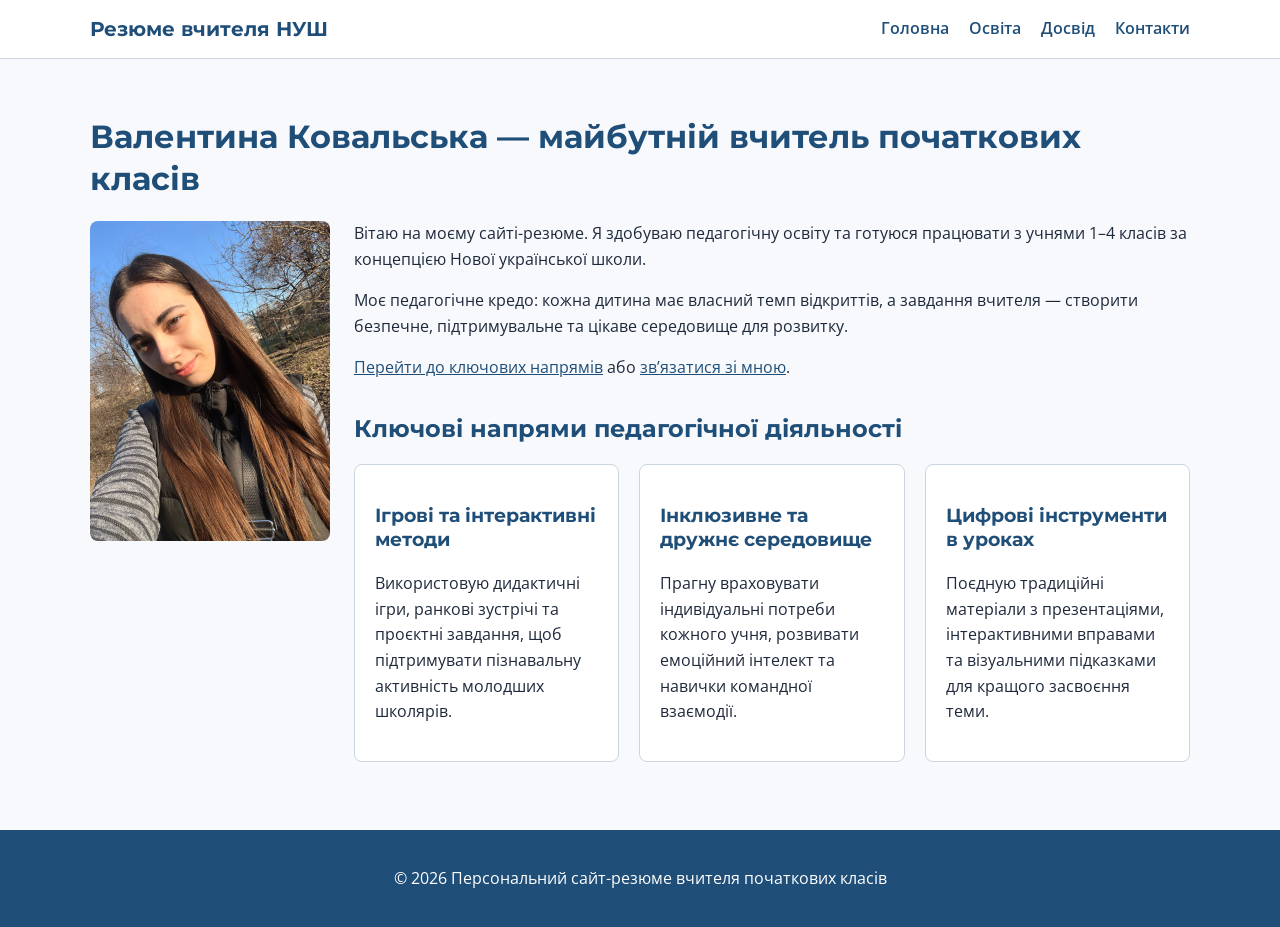
<file: index.html>
<!DOCTYPE html>
<html lang="uk">
<head>
  <meta charset="UTF-8">
  <meta name="viewport" content="width=device-width, initial-scale=1.0">
  <title>Головна — Сайт-резюме вчителя початкових класів</title>
  <link rel="preconnect" href="https://fonts.googleapis.com">
  <link rel="preconnect" href="https://fonts.gstatic.com" crossorigin>
  <link href="https://fonts.googleapis.com/css2?family=Montserrat:wght@500;700&family=Open+Sans:wght@400;600&display=swap" rel="stylesheet">
  <link rel="stylesheet" href="css/normalize.css">
  <link rel="stylesheet" href="css/style.css">
</head>
<body>
  <header class="site-header">
    <div class="container">
      <a class="logo" href="index.html">Резюме вчителя НУШ</a>
      <nav class="site-nav" aria-label="Головна навігація">
        <ul class="nav-list">
          <li><a href="index.html">Головна</a></li>
          <li><a href="education.html">Освіта</a></li>
          <li><a href="experience.html">Досвід</a></li>
          <li><a href="contacts.html">Контакти</a></li>
        </ul>
      </nav>
    </div>
  </header>

  <main class="site-main">
    <div class="container">
      <section class="hero-section" id="about-me">
        <h1>Валентина Ковальська — майбутній вчитель початкових класів</h1>
        <img class="float-photo" src="images/teacher.jpg" alt="Портрет майбутнього вчителя початкових класів">
        <p>Вітаю на моєму сайті-резюме. Я здобуваю педагогічну освіту та готуюся працювати з учнями 1–4 класів за концепцією Нової української школи.</p>
        <p>Моє педагогічне кредо: кожна дитина має власний темп відкриттів, а завдання вчителя — створити безпечне, підтримувальне та цікаве середовище для розвитку.</p>
        <p><a href="#key-directions">Перейти до ключових напрямів</a> або <a href="contacts.html">зв’язатися зі мною</a>.</p>
      </section>

      <section class="directions-section" id="key-directions">
        <h2>Ключові напрями педагогічної діяльності</h2>
        <div class="cards-grid">
          <article class="info-card">
            <h3>Ігрові та інтерактивні методи</h3>
            <p>Використовую дидактичні ігри, ранкові зустрічі та проєктні завдання, щоб підтримувати пізнавальну активність молодших школярів.</p>
          </article>
          <article class="info-card">
            <h3>Інклюзивне та дружнє середовище</h3>
            <p>Прагну враховувати індивідуальні потреби кожного учня, розвивати емоційний інтелект та навички командної взаємодії.</p>
          </article>
          <article class="info-card">
            <h3>Цифрові інструменти в уроках</h3>
            <p>Поєдную традиційні матеріали з презентаціями, інтерактивними вправами та візуальними підказками для кращого засвоєння теми.</p>
          </article>
        </div>
      </section>
    </div>
  </main>

  <footer class="site-footer">
    <div class="container">
      <p>&copy; 2026 Персональний сайт-резюме вчителя початкових класів</p>
    </div>
  </footer>
</body>
</html>
</file>
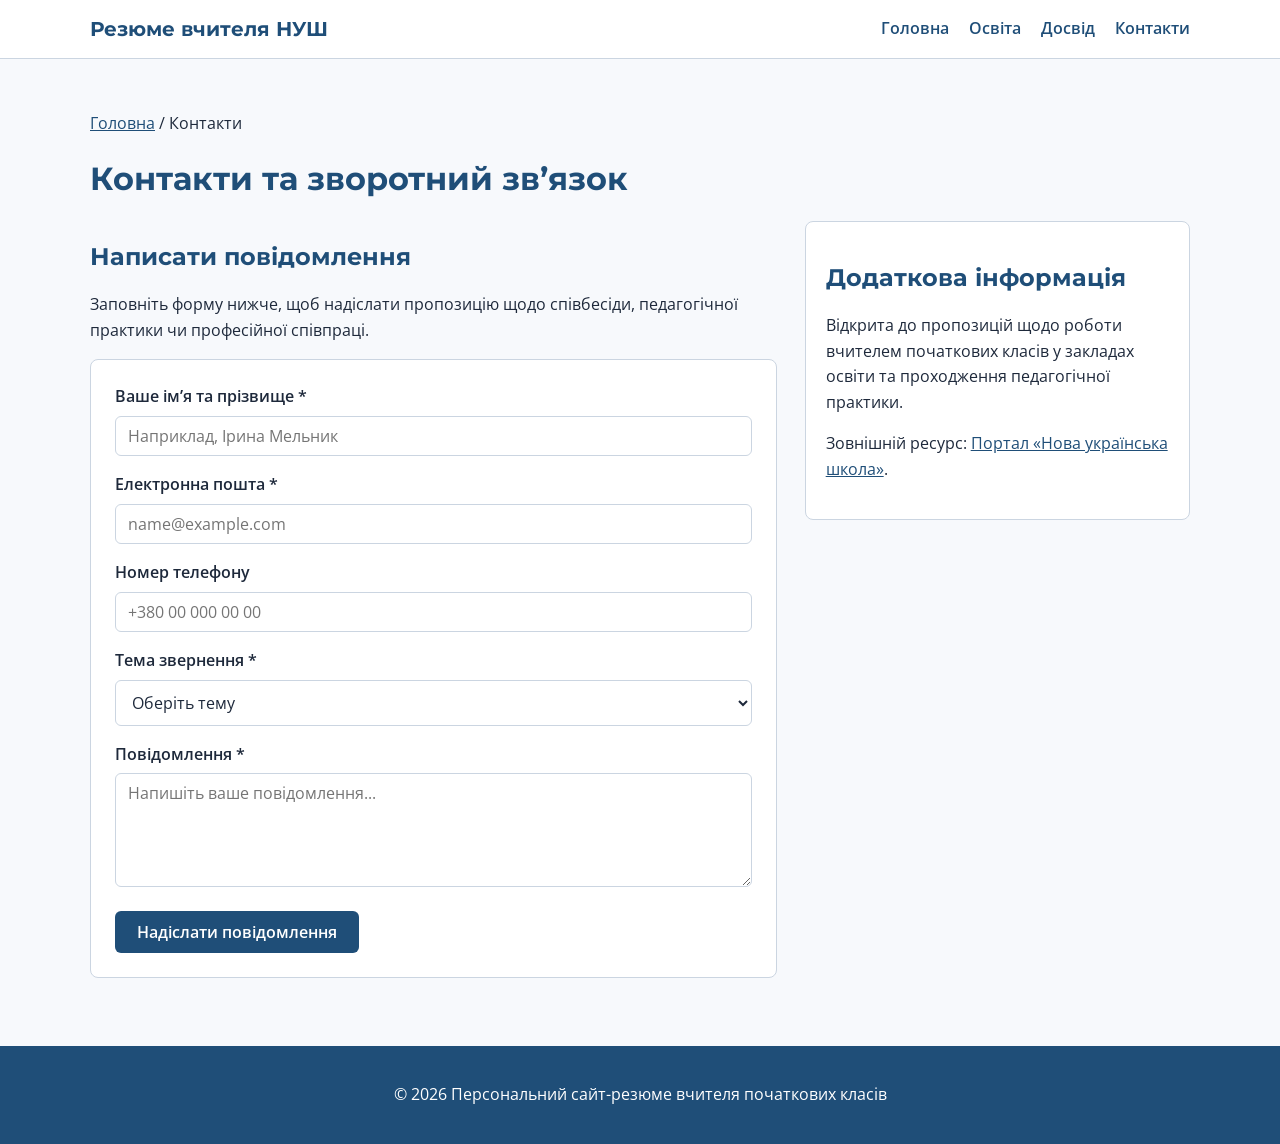
<file: contacts.html>
<!DOCTYPE html>
<html lang="uk">
<head>
  <meta charset="UTF-8">
  <meta name="viewport" content="width=device-width, initial-scale=1.0">
  <title>Контакти — Сайт-резюме вчителя початкових класів</title>
  <link rel="preconnect" href="https://fonts.googleapis.com">
  <link rel="preconnect" href="https://fonts.gstatic.com" crossorigin>
  <link href="https://fonts.googleapis.com/css2?family=Montserrat:wght@500;700&family=Open+Sans:wght@400;600&display=swap" rel="stylesheet">
  <link rel="stylesheet" href="css/normalize.css">
  <link rel="stylesheet" href="css/style.css">
</head>
<body>
  <header class="site-header">
    <div class="container">
      <a class="logo" href="index.html">Резюме вчителя НУШ</a>
      <nav class="site-nav" aria-label="Головна навігація">
        <ul class="nav-list">
          <li><a href="index.html">Головна</a></li>
          <li><a href="education.html">Освіта</a></li>
          <li><a href="experience.html">Досвід</a></li>
          <li><a href="contacts.html">Контакти</a></li>
        </ul>
      </nav>
    </div>
  </header>

  <main class="site-main">
    <div class="container">
      <nav aria-label="Хлібні крихти">
        <p><a href="index.html">Головна</a> / Контакти</p>
      </nav>
      <h1 class="animated-title">Контакти та зворотний зв’язок</h1>

      <div class="content-layout">
        <section class="main-column">
          <h2>Написати повідомлення</h2>
          <p>Заповніть форму нижче, щоб надіслати пропозицію щодо співбесіди, педагогічної практики чи професійної співпраці.</p>

          <form class="contact-form" id="feedback-form">
            <div class="form-group">
              <label for="sender-name">Ваше ім’я та прізвище *</label>
              <input type="text" id="sender-name" name="sender-name" placeholder="Наприклад, Ірина Мельник" required>
            </div>

            <div class="form-group">
              <label for="sender-email">Електронна пошта *</label>
              <input type="email" id="sender-email" name="sender-email" placeholder="name@example.com" required>
            </div>

            <div class="form-group">
              <label for="sender-phone">Номер телефону</label>
              <input type="tel" id="sender-phone" name="sender-phone" placeholder="+380 00 000 00 00">
            </div>

            <div class="form-group">
              <label for="topic-select">Тема звернення *</label>
              <select id="topic-select" name="topic-select" required>
                <option value="">Оберіть тему</option>
                <option value="vacancy">Пропозиція роботи / співбесіда</option>
                <option value="practice">Педагогічна практика</option>
                <option value="collaboration">Методична співпраця</option>
              </select>
            </div>

            <div class="form-group">
              <label for="sender-message">Повідомлення *</label>
              <textarea id="sender-message" name="sender-message" rows="5" placeholder="Напишіть ваше повідомлення..." required></textarea>
            </div>

            <button class="submit-btn" type="submit">Надіслати повідомлення</button>
          </form>

          <p class="form-status" id="form-status" role="status" aria-live="polite"></p>
        </section>

        <aside class="sidebar-box">
          <h2>Додаткова інформація</h2>
          <p>Відкрита до пропозицій щодо роботи вчителем початкових класів у закладах освіти та проходження педагогічної практики.</p>
          <p>Зовнішній ресурс: <a href="https://nus.org.ua/" target="_blank" rel="noopener noreferrer">Портал «Нова українська школа»</a>.</p>
        </aside>
      </div>
    </div>
  </main>

  <footer class="site-footer">
    <div class="container">
      <p>&copy; 2026 Персональний сайт-резюме вчителя початкових класів</p>
    </div>
  </footer>

  <script>
    const feedbackForm = document.getElementById("feedback-form");
    const formStatus = document.getElementById("form-status");

    if (feedbackForm && formStatus) {
      feedbackForm.addEventListener("submit", function (event) {
        event.preventDefault();

        if (!feedbackForm.checkValidity()) {
          feedbackForm.reportValidity();
          return;
        }

        const senderName = document.getElementById("sender-name").value.trim();
        formStatus.textContent = "Дякуємо, " + senderName + "! Ваше повідомлення перевірено та підготовлено до відправлення.";
        formStatus.classList.add("is-visible");
        feedbackForm.reset();
      });
    }
  </script>
</body>
</html>
</file>
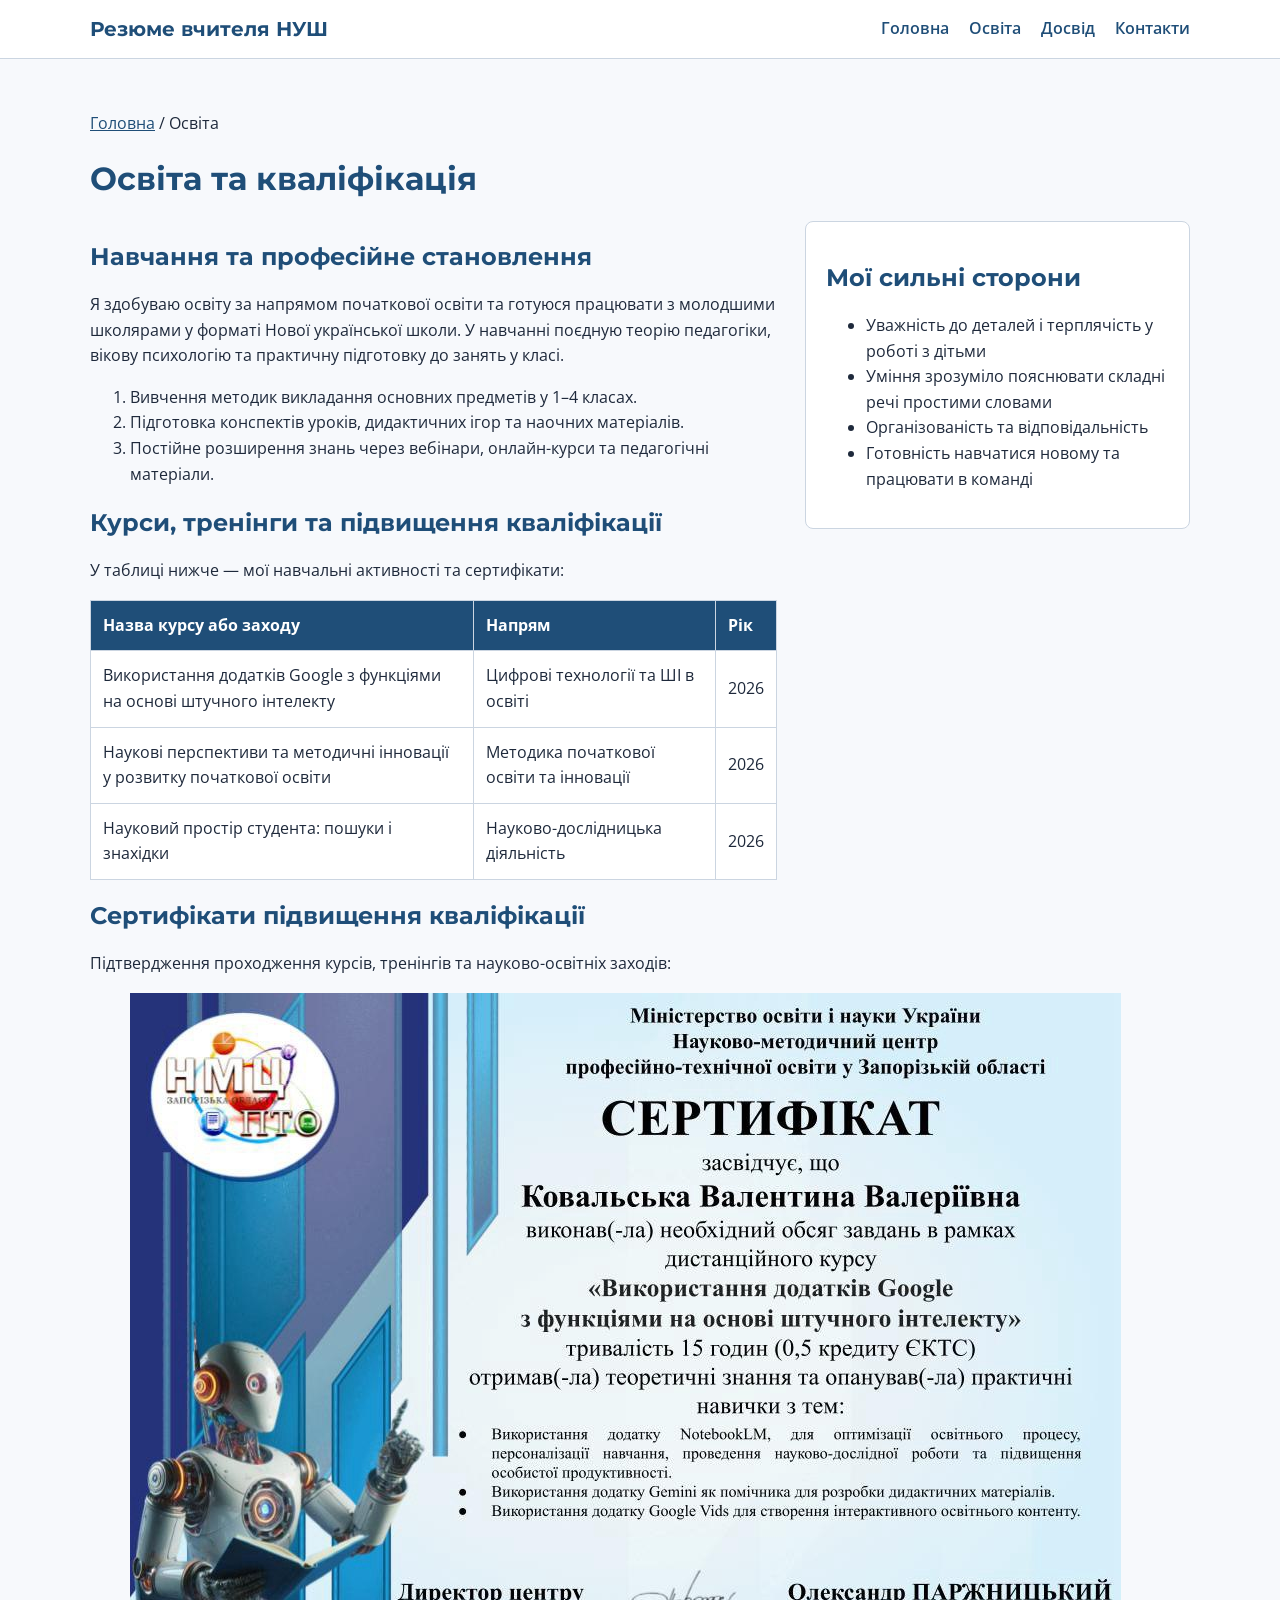
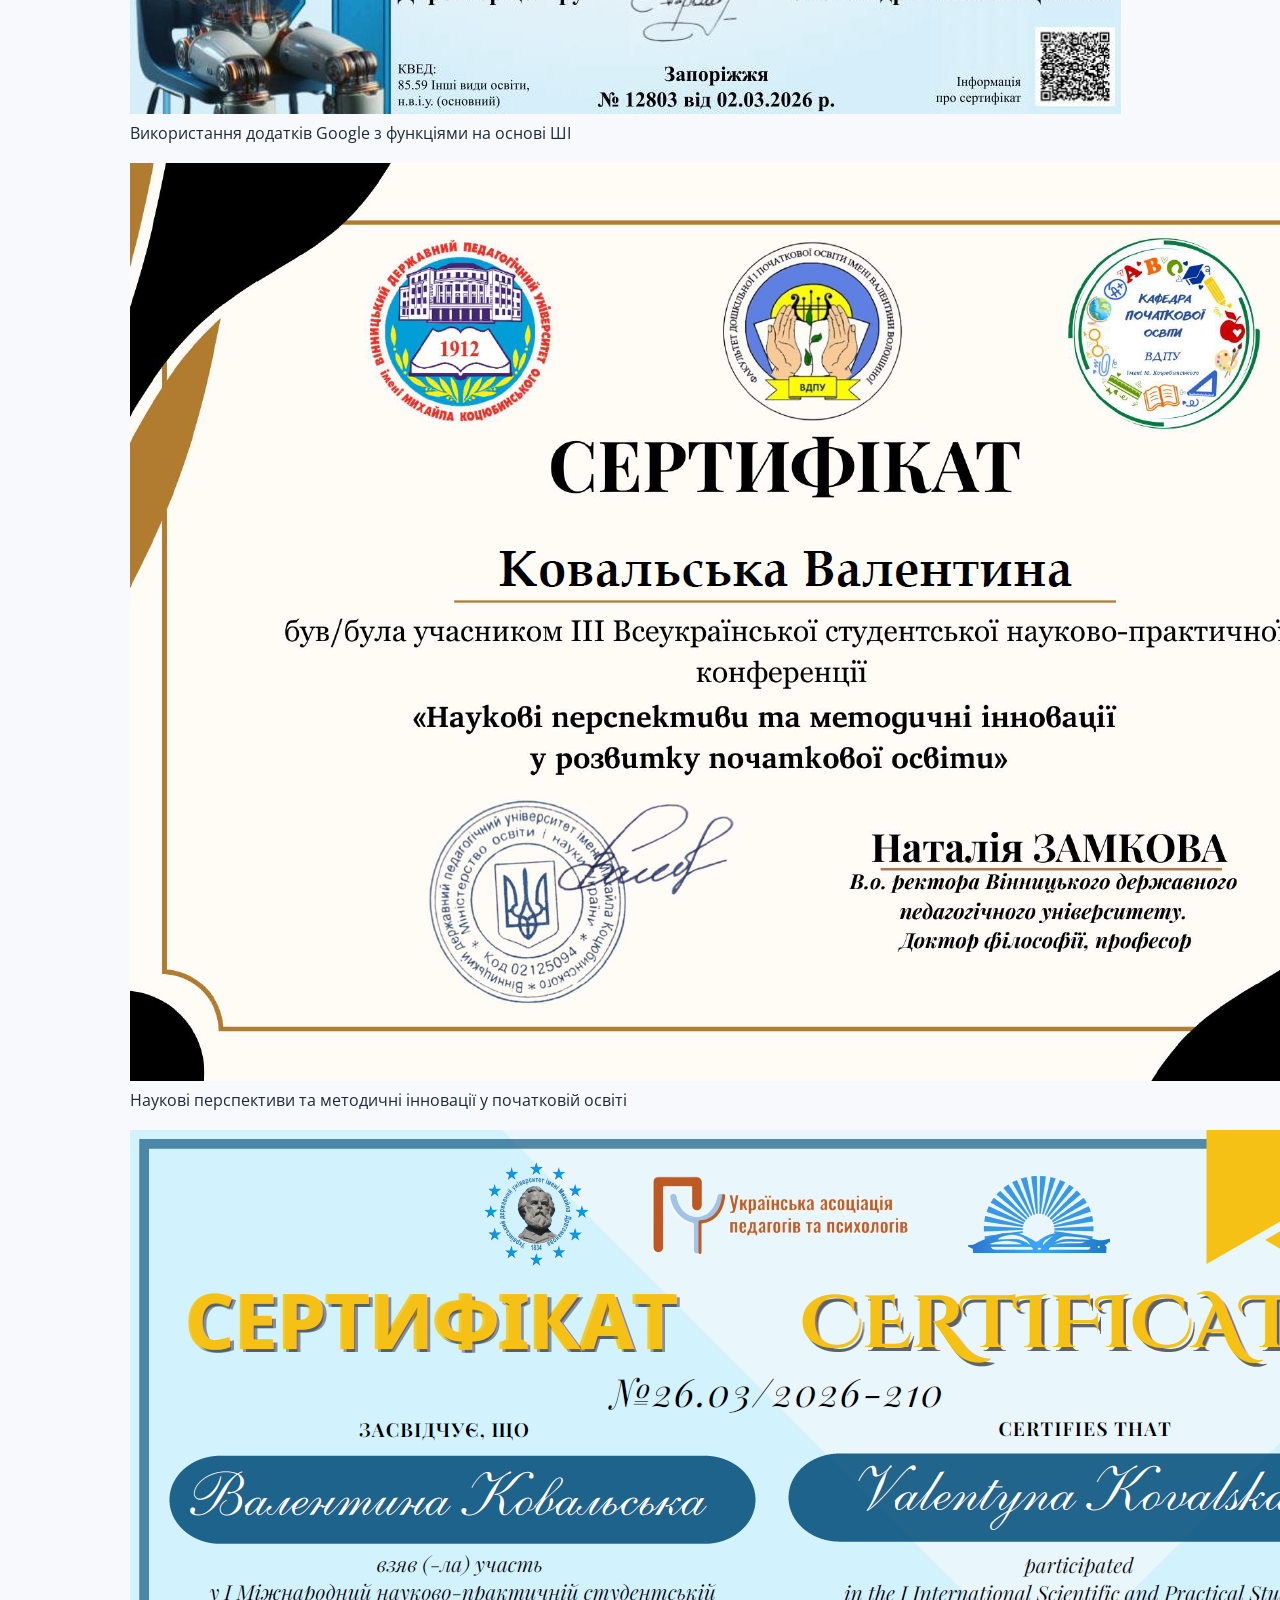
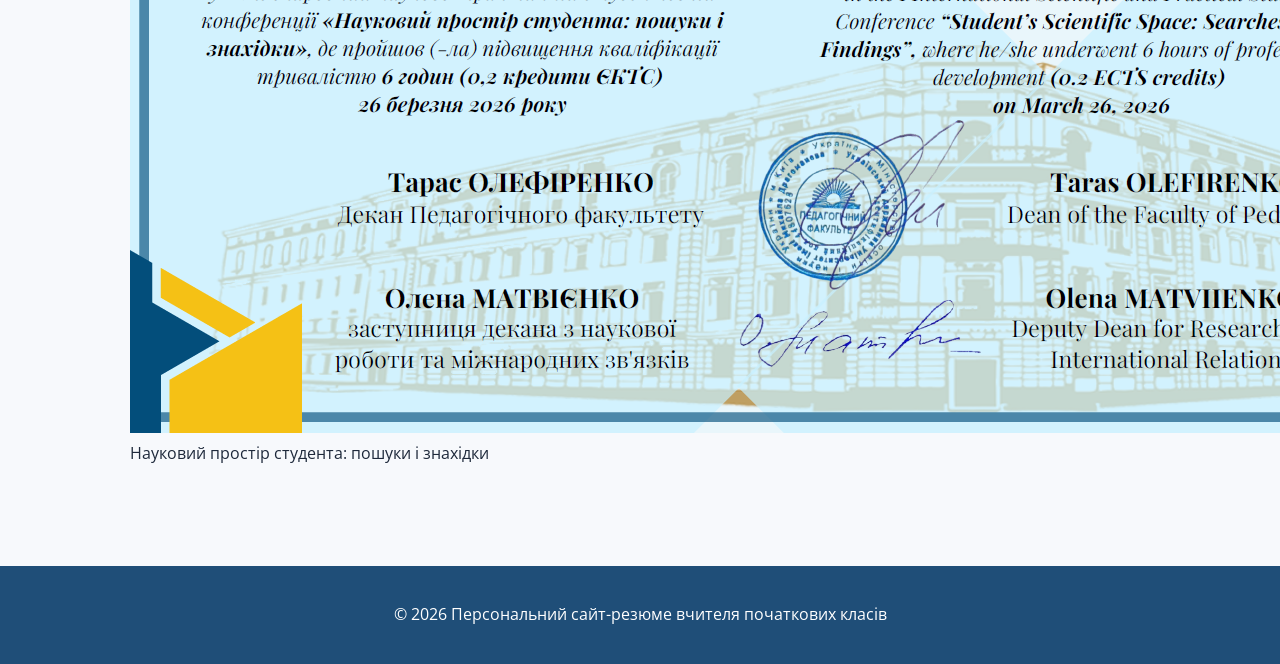
<file: education.html>
<!DOCTYPE html>
<html lang="uk">
<head>
  <meta charset="UTF-8">
  <meta name="viewport" content="width=device-width, initial-scale=1.0">
  <title>Освіта — Сайт-резюме вчителя початкових класів</title>
  <link rel="preconnect" href="https://fonts.googleapis.com">
  <link rel="preconnect" href="https://fonts.gstatic.com" crossorigin>
  <link href="https://fonts.googleapis.com/css2?family=Montserrat:wght@500;700&family=Open+Sans:wght@400;600&display=swap" rel="stylesheet">
  <link rel="stylesheet" href="css/normalize.css">
  <link rel="stylesheet" href="css/style.css">
</head>
<body>
  <header class="site-header">
    <div class="container">
      <a class="logo" href="index.html">Резюме вчителя НУШ</a>
      <nav class="site-nav" aria-label="Головна навігація">
        <ul class="nav-list">
          <li><a href="index.html">Головна</a></li>
          <li><a href="education.html">Освіта</a></li>
          <li><a href="experience.html">Досвід</a></li>
          <li><a href="contacts.html">Контакти</a></li>
        </ul>
      </nav>
    </div>
  </header>

  <main class="site-main">
    <div class="container">
      <nav aria-label="Хлібні крихти">
        <p><a href="index.html">Головна</a> / Освіта</p>
      </nav>
      <h1>Освіта та кваліфікація</h1>

      <div class="content-layout">
        <section class="main-column">
          <h2>Навчання та професійне становлення</h2>
          <p>Я здобуваю освіту за напрямом початкової освіти та готуюся працювати з молодшими школярами у форматі Нової української школи. У навчанні поєдную теорію педагогіки, вікову психологію та практичну підготовку до занять у класі.</p>
          <ol>
            <li>Вивчення методик викладання основних предметів у 1–4 класах.</li>
            <li>Підготовка конспектів уроків, дидактичних ігор та наочних матеріалів.</li>
            <li>Постійне розширення знань через вебінари, онлайн-курси та педагогічні матеріали.</li>
          </ol>

          <h2>Курси, тренінги та підвищення кваліфікації</h2>
          <p>У таблиці нижче — мої навчальні активності та сертифікати:</p>
          <table class="data-table">
            <thead>
              <tr>
                <th>Назва курсу або заходу</th>
                <th>Напрям</th>
                <th>Рік</th>
              </tr>
            </thead>
            <tbody>
              <tr>
                <td>Використання додатків Google з функціями на основі штучного інтелекту</td>
                <td>Цифрові технології та ШІ в освіті</td>
                <td>2026</td>
              </tr>
              <tr>
                <td>Наукові перспективи та методичні інновації у розвитку початкової освіти</td>
                <td>Методика початкової освіти та інновації</td>
                <td>2026</td>
              </tr>
              <tr>
                <td>Науковий простір студента: пошуки і знахідки</td>
                <td>Науково-дослідницька діяльність</td>
                <td>2026</td>
              </tr>
            </tbody>
          </table>
<section>
        <h2>Сертифікати підвищення кваліфікації</h2>
        <p>Підтвердження проходження курсів, тренінгів та науково-освітніх заходів:</p>
        <div class="certificates-grid">
          <figure class="certificate-card">
            <img src="images/cert-1.jpg" alt="Сертифікат: Використання додатків Google з функціями на основі штучного інтелекту">
            <figcaption>Використання додатків Google з функціями на основі ШІ</figcaption>
          </figure>

          <figure class="certificate-card">
            <img src="images/cert-2.png" alt="Сертифікат: Наукові перспективи та методичні інновації у розвитку початкової освіти">
            <figcaption>Наукові перспективи та методичні інновації у початковій освіті</figcaption>
          </figure>

          <figure class="certificate-card">
            <img src="images/cert-3.png" alt="Сертифікат: Науковий простір студента: пошуки і знахідки">
            <figcaption>Науковий простір студента: пошуки і знахідки</figcaption>
          </figure>
        </div>
      </section>
        </section>

        <aside class="sidebar-box">
          <h2>Мої сильні сторони</h2>
          <ul>
            <li>Уважність до деталей і терплячість у роботі з дітьми</li>
            <li>Уміння зрозуміло пояснювати складні речі простими словами</li>
            <li>Організованість та відповідальність</li>
            <li>Готовність навчатися новому та працювати в команді</li>
          </ul>
        </aside>
      </div>
    </div>
  </main>

  <footer class="site-footer">
    <div class="container">
      <p>&copy; 2026 Персональний сайт-резюме вчителя початкових класів</p>
    </div>
  </footer>
</body>
</html>
</file>
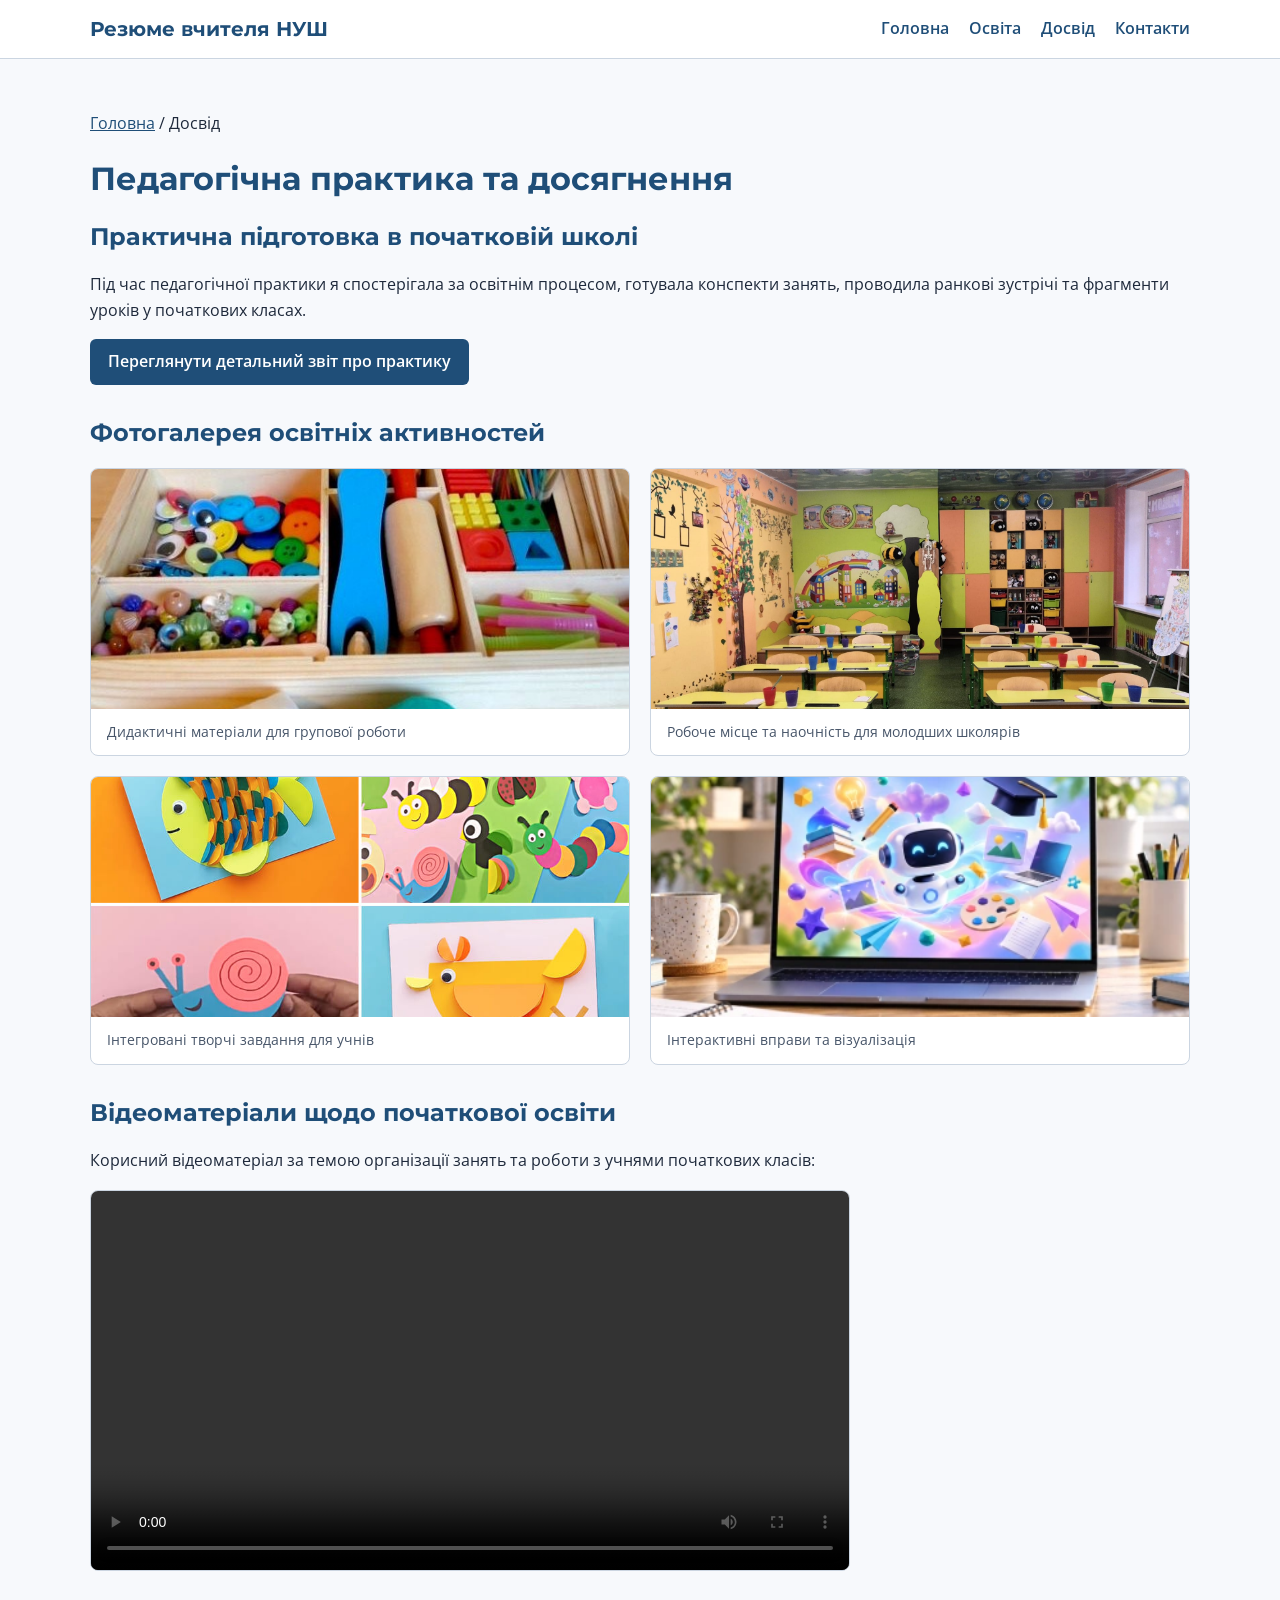
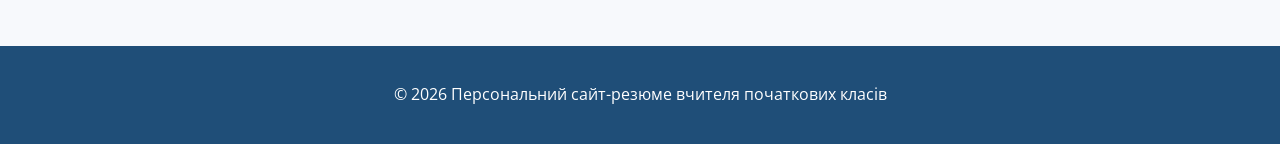
<file: experience.html>
<!DOCTYPE html>
<html lang="uk">
<head>
  <meta charset="UTF-8">
  <meta name="viewport" content="width=device-width, initial-scale=1.0">
  <title>Досвід — Сайт-резюме вчителя початкових класів</title>
  <link rel="preconnect" href="https://fonts.googleapis.com">
  <link rel="preconnect" href="https://fonts.gstatic.com" crossorigin>
  <link href="https://fonts.googleapis.com/css2?family=Montserrat:wght@500;700&family=Open+Sans:wght@400;600&display=swap" rel="stylesheet">
  <link rel="stylesheet" href="css/normalize.css">
  <link rel="stylesheet" href="css/style.css">
</head>
<body>
  <header class="site-header">
    <div class="container">
      <a class="logo" href="index.html">Резюме вчителя НУШ</a>
      <nav class="site-nav" aria-label="Головна навігація">
        <ul class="nav-list">
          <li><a href="index.html">Головна</a></li>
          <li><a href="education.html">Освіта</a></li>
          <li><a href="experience.html">Досвід</a></li>
          <li><a href="contacts.html">Контакти</a></li>
        </ul>
      </nav>
    </div>
  </header>

  <main class="site-main">
    <div class="container">
      <nav aria-label="Хлібні крихти">
        <p><a href="index.html">Головна</a> / Досвід</p>
      </nav>
      <h1>Педагогічна практика та досягнення</h1>

      <section>
        <h2>Практична підготовка в початковій школі</h2>
        <p>Під час педагогічної практики я спостерігала за освітнім процесом, готувала конспекти занять, проводила ранкові зустрічі та фрагменти уроків у початкових класах.</p>
        <p><a class="btn-link" href="practice-details.html">Переглянути детальний звіт про практику</a></p>
      </section>

      <section>
        <h2>Фотогалерея освітніх активностей</h2>
        <div class="photo-gallery">
          <figure class="gallery-item">
            <img src="images/gallery-1.jpg" alt="Підготовка дидактичних карток для уроку">
            <figcaption>Дидактичні матеріали для групової роботи</figcaption>
          </figure>
          <figure class="gallery-item">
            <img src="images/gallery-2.jpg" alt="Організація навчального простору в класі">
            <figcaption>Робоче місце та наочність для молодших школярів</figcaption>
          </figure>
          <figure class="gallery-item">
            <img src="images/gallery-3.jpg" alt="Творчі завдання з курсу Я досліджую світ">
            <figcaption>Інтегровані творчі завдання для учнів</figcaption>
          </figure>
          <figure class="gallery-item">
            <img src="images/gallery-4.jpg" alt="Використання цифрових матеріалів на занятті">
            <figcaption>Інтерактивні вправи та візуалізація</figcaption>
          </figure>
        </div>
      </section>

     <section>
        <h2>Відеоматеріали щодо початкової освіти</h2>
        <p>Корисний відеоматеріал за темою організації занять та роботи з учнями початкових класів:</p>
       <div class="video-wrapper">
  <video controls preload="metadata">
    <source src="video/lesson-fragment.mp4" type="video/mp4">
    Ваш браузер не підтримує відтворення відео.
  </video>
</div>
      </section>
    </div>
  </main>

  <footer class="site-footer">
    <div class="container">
      <p>&copy; 2026 Персональний сайт-резюме вчителя початкових класів</p>
    </div>
  </footer>
</body>
</html>
</file>
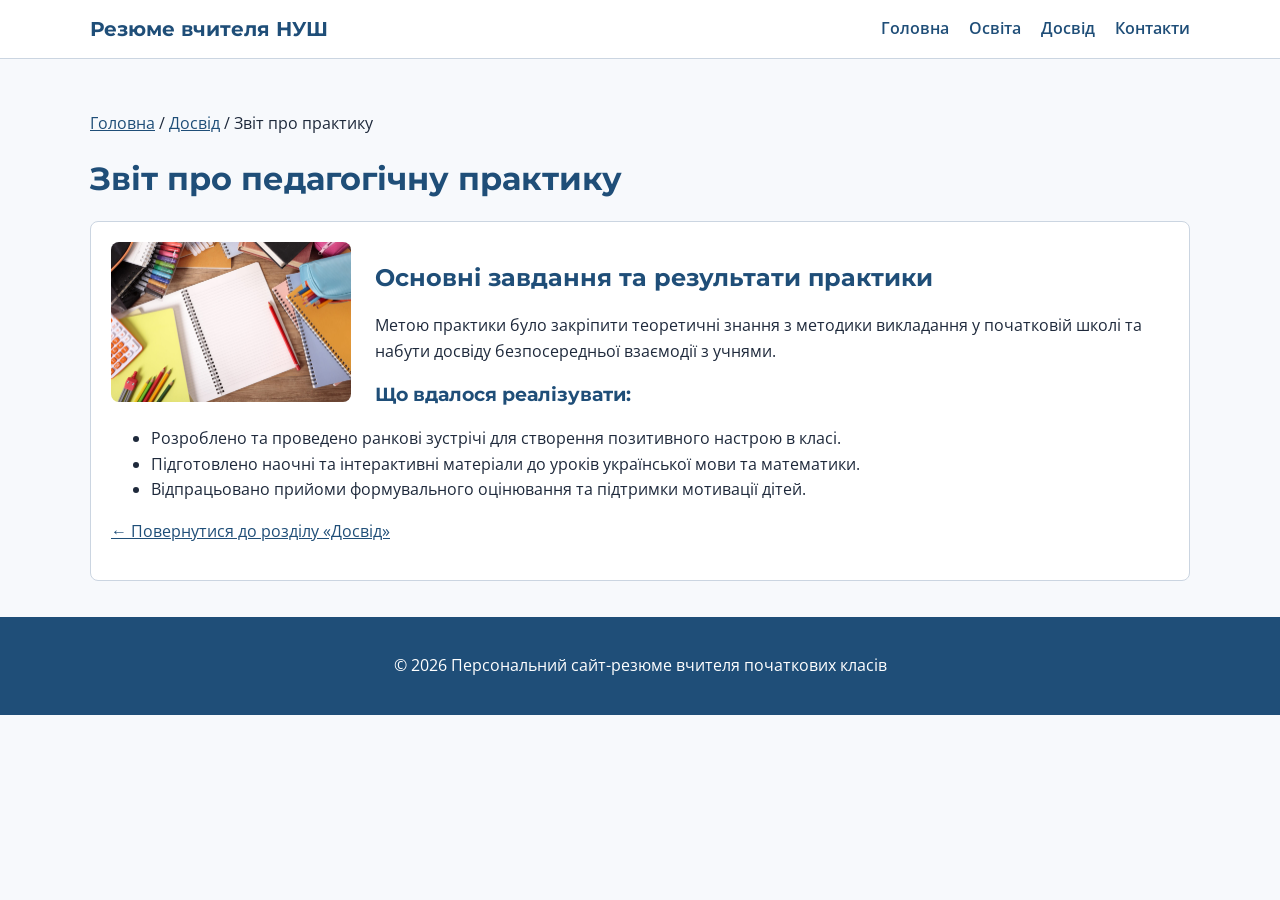
<file: practice-details.html>
<!DOCTYPE html>
<html lang="uk">
<head>
  <meta charset="UTF-8">
  <meta name="viewport" content="width=device-width, initial-scale=1.0">
  <title>Звіт про практику — Сайт-резюме вчителя початкових класів</title>
  <link rel="preconnect" href="https://fonts.googleapis.com">
  <link rel="preconnect" href="https://fonts.gstatic.com" crossorigin>
  <link href="https://fonts.googleapis.com/css2?family=Montserrat:wght@500;700&family=Open+Sans:wght@400;600&display=swap" rel="stylesheet">
  <link rel="stylesheet" href="css/normalize.css">
  <link rel="stylesheet" href="css/style.css">
</head>
<body>
  <header class="site-header">
    <div class="container">
      <a class="logo" href="index.html">Резюме вчителя НУШ</a>
      <nav class="site-nav" aria-label="Головна навігація">
        <ul class="nav-list">
          <li><a href="index.html">Головна</a></li>
          <li><a href="education.html">Освіта</a></li>
          <li><a href="experience.html">Досвід</a></li>
          <li><a href="contacts.html">Контакти</a></li>
        </ul>
      </nav>
    </div>
  </header>

  <main class="site-main">
    <div class="container">
      <nav aria-label="Хлібні крихти">
        <p><a href="index.html">Головна</a> / <a href="experience.html">Досвід</a> / Звіт про практику</p>
      </nav>
      <h1>Звіт про педагогічну практику</h1>

      <article class="info-card">
        <img class="float-photo" src="images/practice-1.jpg" alt="Матеріали до ранкової зустрічі в початкових класах">
        <h2>Основні завдання та результати практики</h2>
        <p>Метою практики було закріпити теоретичні знання з методики викладання у початковій школі та набути досвіду безпосередньої взаємодії з учнями.</p>
        <h3>Що вдалося реалізувати:</h3>
        <ul>
          <li>Розроблено та проведено ранкові зустрічі для створення позитивного настрою в класі.</li>
          <li>Підготовлено наочні та інтерактивні матеріали до уроків української мови та математики.</li>
          <li>Відпрацьовано прийоми формувального оцінювання та підтримки мотивації дітей.</li>
        </ul>
        <p><a href="experience.html">&larr; Повернутися до розділу «Досвід»</a></p>
      </article>
    </div>
  </main>

  <footer class="site-footer">
    <div class="container">
      <p>&copy; 2026 Персональний сайт-резюме вчителя початкових класів</p>
    </div>
  </footer>
</body>
</html>
</file>
<file: css/style.css>
:root {
  --color-bg: #f7f9fc;
  --color-surface: #ffffff;
  --color-primary: #1f4e78;
  --color-accent: #d97706;
  --color-text: #1e293b;
  --color-muted: #475569;
  --color-border: #cbd5e1;
}

*,
*::before,
*::after {
  box-sizing: border-box;
}

body {
  margin: 0;
  font-family: "Open Sans", sans-serif;
  font-size: 16px;
  line-height: 1.6;
  color: var(--color-text);
  background-color: var(--color-bg);
}

h1,
h2,
h3,
.logo {
  font-family: "Montserrat", sans-serif;
  color: var(--color-primary);
  line-height: 1.3;
}

a {
  color: var(--color-primary);
  transition: color 0.25s ease;
}

a:hover,
a:focus {
  color: var(--color-accent);
}

.container {
  width: 100%;
  max-width: 1200px;
  margin: 0 auto;
  padding: 0 20px;
}

.site-header {
  background-color: var(--color-surface);
  border-bottom: 1px solid var(--color-border);
  padding: 16px 0;
}

.site-header .container {
  display: flex;
  flex-wrap: wrap;
  justify-content: space-between;
  align-items: center;
  gap: 16px;
}

.logo {
  font-size: 20px;
  font-weight: 700;
  text-decoration: none;
}

.nav-list {
  display: flex;
  flex-wrap: wrap;
  list-style: none;
  margin: 0;
  padding: 0;
  gap: 20px;
}

.nav-list a {
  text-decoration: none;
  font-weight: 600;
}

.site-main {
  min-height: 60vh;
  padding: 36px 0;
}

.site-footer {
  background-color: var(--color-primary);
  color: #ffffff;
  padding: 20px 0;
  text-align: center;
}
section {
  margin-bottom: 32px;
}

.float-photo {
  float: left;
  width: 240px;
  max-width: 100%;
  height: auto;
  margin: 0 24px 16px 0;
  border-radius: 8px;
}

.cards-grid {
  display: grid;
  grid-template-columns: repeat(3, 1fr);
  gap: 20px;
}

.info-card,
.sidebar-box {
  background-color: var(--color-surface);
  border: 1px solid var(--color-border);
  border-radius: 8px;
  padding: 20px;
}

.content-layout {
  display: flex;
  gap: 28px;
  align-items: flex-start;
}

.main-column {
  flex: 2;
  min-width: 0;
}

.sidebar-box {
  flex: 1;
  min-width: 240px;
}

.data-table {
  width: 100%;
  border-collapse: collapse;
  background-color: var(--color-surface);
  margin-top: 12px;
}

.data-table th,
.data-table td {
  border: 1px solid var(--color-border);
  padding: 12px;
  text-align: left;
}

.data-table th {
  background-color: var(--color-primary);
  color: #ffffff;
}
.btn-link {
  display: inline-block;
  background-color: var(--color-primary);
  color: #ffffff;
  text-decoration: none;
  padding: 10px 18px;
  border-radius: 6px;
  font-weight: 600;
  transition: background-color 0.25s ease, transform 0.2s ease;
}

.btn-link:hover,
.btn-link:focus {
  background-color: var(--color-accent);
  color: #ffffff;
  transform: translateY(-2px);
}

.photo-gallery {
  display: grid;
  grid-template-columns: repeat(2, 1fr);
  gap: 20px;
}

.gallery-item {
  margin: 0;
  background-color: var(--color-surface);
  border: 1px solid var(--color-border);
  border-radius: 8px;
  overflow: hidden;
  transition: transform 0.25s ease, box-shadow 0.25s ease;
}

.gallery-item:hover {
  transform: translateY(-4px);
  box-shadow: 0 8px 18px rgba(31, 78, 120, 0.12);
}

.gallery-item img {
  display: block;
  width: 100%;
  height: 240px;
  object-fit: cover;
}

.gallery-item figcaption {
  padding: 12px 16px;
  font-size: 14px;
  color: var(--color-muted);
}

.video-wrapper {
  max-width: 760px;
}

.video-wrapper video {
  width: 100%;
  height: auto;
  border-radius: 8px;
  border: 1px solid var(--color-border);
}
.video-embed {
  position: relative;
  width: 100%;
  max-width: 760px;
  aspect-ratio: 16 / 9;
  border-radius: 8px;
  overflow: hidden;
  border: 1px solid var(--color-border);
}

.video-embed iframe {
  position: absolute;
  inset: 0;
  width: 100%;
  height: 100%;
  border: 0;
}
@keyframes fadeSlideIn {
  from {
    opacity: 0;
    transform: translateY(10px);
  }
  to {
    opacity: 1;
    transform: translateY(0);
  }
}

.animated-title {
  animation: fadeSlideIn 0.6s ease-out both;
}

@media (prefers-reduced-motion: reduce) {
  .animated-title,
  .btn-link,
  .gallery-item,
  a {
    animation: none;
    transition: none;
  }
}

.contact-form {
  background-color: var(--color-surface);
  border: 1px solid var(--color-border);
  border-radius: 8px;
  padding: 24px;
}

.form-group {
  margin-bottom: 16px;
}

.form-group label {
  display: block;
  font-weight: 600;
  margin-bottom: 6px;
}

.form-group input,
.form-group select,
.form-group textarea {
  width: 100%;
  padding: 10px 12px;
  border: 1px solid var(--color-border);
  border-radius: 6px;
  font-family: inherit;
  font-size: 16px;
  color: var(--color-text);
  background-color: #ffffff;
}

.form-group input:focus,
.form-group select:focus,
.form-group textarea:focus {
  outline: 2px solid var(--color-primary);
  outline-offset: 1px;
}

.submit-btn {
  background-color: var(--color-primary);
  color: #ffffff;
  border: none;
  border-radius: 6px;
  padding: 12px 22px;
  font-weight: 600;
  cursor: pointer;
  transition: background-color 0.25s ease;
}

.submit-btn:hover,
.submit-btn:focus {
  background-color: var(--color-accent);
}

.form-status {
  margin-top: 14px;
  font-weight: 600;
  color: var(--color-primary);
  display: none;
}

.form-status.is-visible {
  display: block;
}

@media (max-width: 1280px) {
  .container {
    max-width: 1140px;
  }
}

@media (max-width: 768px) {
  .cards-grid {
    grid-template-columns: 1fr;
  }

  .content-layout {
    flex-direction: column;
  }

  .photo-gallery {
    grid-template-columns: 1fr;
  }
}

@media (max-width: 375px) {
  body {
    font-size: 15px;
  }

  .container {
    padding: 0 14px;
  }

  .float-photo {
    float: none;
    width: 100%;
    margin: 0 0 16px 0;
  }

  .nav-list {
    gap: 12px;
  }
}
</file>
